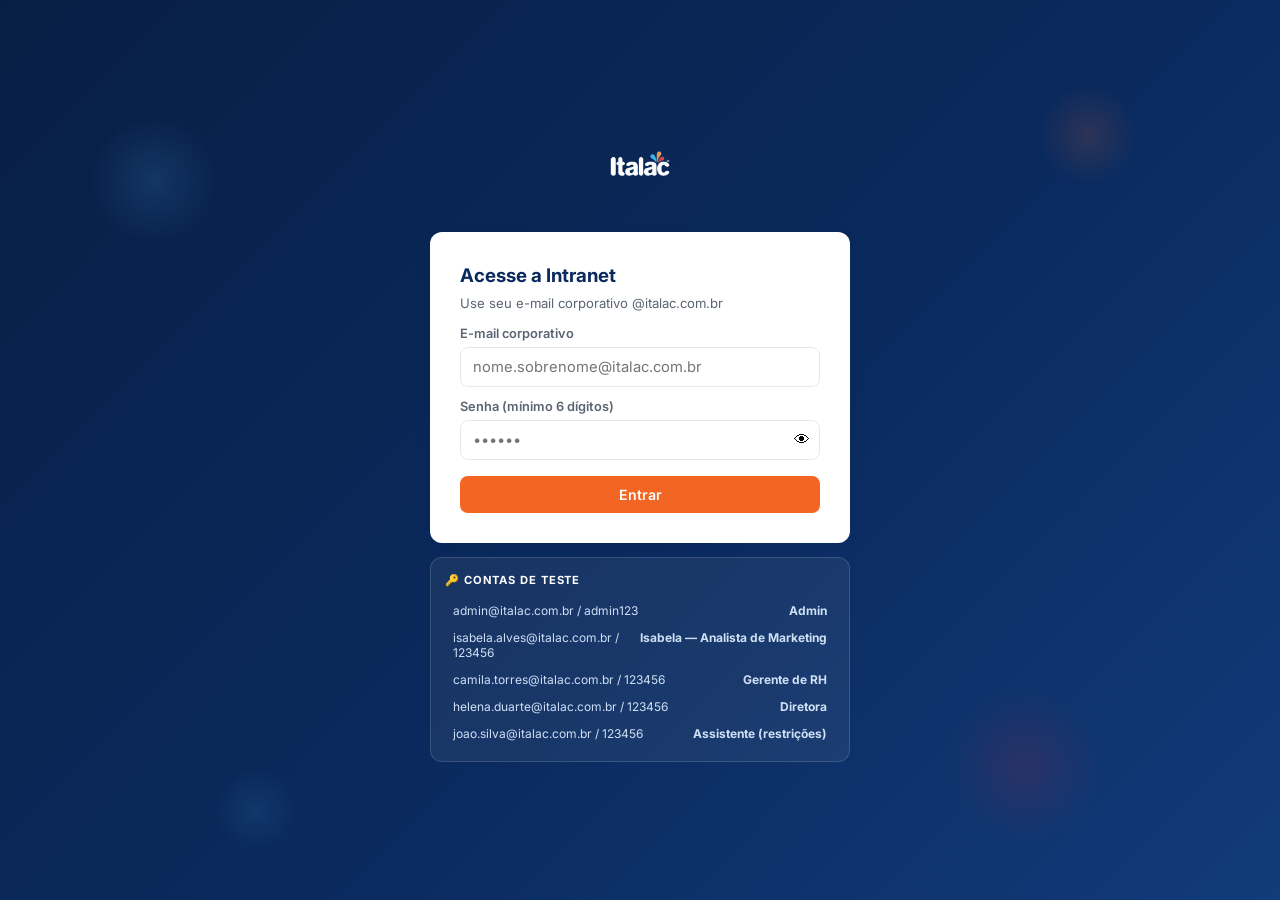
<file: intra/index.html>
<!DOCTYPE html>
<html lang="pt-BR">
<head>
<meta charset="UTF-8">
<meta name="viewport" content="width=device-width, initial-scale=1.0">
<title>Intranet Italac — Lá em casa tem.</title>
<link href="https://fonts.googleapis.com/css2?family=Inter:wght@400;500;600;700;800&display=swap" rel="stylesheet">
<link rel="stylesheet" href="style.css">
</head>
<body>

<!-- ==================== TELA DE LOGIN ==================== -->
<div id="login-screen">
  <div class="login-box">
    
    <div class="logo-wrap" id="logo-login">
      <img src="logo2.png" alt="Italac" class="logo-img">
    </div>

    <div class="card login-card">
      <h3 class="navy-text">Acesse a Intranet</h3>
      <p class="sub-text">Use seu e-mail corporativo @italac.com.br</p>
      <form id="login-form">
        <label for="login-email">E-mail corporativo</label>
        <input id="login-email" type="email" placeholder="nome.sobrenome@italac.com.br" required>

        <label for="login-pass">Senha (mínimo 6 dígitos)</label>
        <div class="pass-wrap">
          <input id="login-pass" type="password" placeholder="••••••" minlength="6" required>
          <button type="button" class="eye" onclick="togglePass()">👁</button>
        </div>

        <button type="submit" class="btn btn-primary btn-block">Entrar</button>
      </form>
      <p id="login-err" class="error-text hidden"></p>
    </div>

    <div class="test-accounts">
      <h4>🔑 Contas de teste</h4>
      <button onclick="fillLogin('admin@italac.com.br','admin123')">
        <span>admin@italac.com.br / admin123</span><b>Admin</b></button>
      <button onclick="fillLogin('isabela.alves@italac.com.br','123456')">
        <span>isabela.alves@italac.com.br / 123456</span><b>Isabela — Analista de Marketing</b></button>
      <button onclick="fillLogin('camila.torres@italac.com.br','123456')">
        <span>camila.torres@italac.com.br / 123456</span><b>Gerente de RH</b></button>
      <button onclick="fillLogin('helena.duarte@italac.com.br','123456')">
        <span>helena.duarte@italac.com.br / 123456</span><b>Diretora</b></button>
      <button onclick="fillLogin('joao.silva@italac.com.br','123456')">
        <span>joao.silva@italac.com.br / 123456</span><b>Assistente (restrições)</b></button>
    </div>
  </div>
</div>

<!-- ==================== APLICAÇÃO ==================== -->
<div id="app" class="hidden">

  <!-- Sidebar -->
  <aside class="sidebar" id="sidebar">
    <div class="logo-wrap" id="logo-side"></div>
    <nav id="nav"></nav>
    <div class="sidebar-foot">
      <div class="social-row" id="social-side"></div>
      <button class="btn btn-ghost btn-sm btn-block" onclick="startTour()">🧭 Guia da Intranet</button>
    </div>
  </aside>

  <!-- Conteúdo principal -->
  <div class="main">

    <!-- Topbar -->
    <div class="topbar">
      <button class="btn btn-ghost btn-sm" id="hamb" onclick="toggleSidebar()">☰</button>
      <div id="logo-top"></div>
      <div class="search">
        <svg width="15" height="15" viewBox="0 0 24 24" fill="none" stroke="currentColor" stroke-width="2">
          <circle cx="11" cy="11" r="8"/><path d="m21 21-4.3-4.3"/></svg>
        <input id="global-search" placeholder="Buscar documentos, pessoas, normas..."
               onkeydown="if(event.key==='Enter')doSearch()">
      </div>
      <div class="top-tools">
        <span class="clock" id="clock"></span>
        <button class="bell" onclick="showNotifs()">🔔<span class="dot" id="notif-dot"></span></button>
        <div class="menu-wrap">
          <button class="avatar-btn" id="avatar-btn"
                  onclick="document.getElementById('user-dd').classList.toggle('on')"></button>
          <div class="dropdown" id="user-dd">
            <button onclick="showPage('perfil');ddOff()">👤 Meu Perfil</button>
            <button class="danger-text" onclick="logout()">⏻ Sair</button>
          </div>
        </div>
      </div>
    </div>

    <!-- Páginas (renderizadas pelo app.js) -->
    <div class="content" id="content"></div>

    <!-- Rodapé -->
    <div class="footer-pad">
      <footer class="site" id="site-footer"></footer>
    </div>
  </div>
</div>

<!-- ==================== MODAL / TOAST / TOUR ==================== -->
<div class="modal-bg" id="modal-bg" onclick="if(event.target===this)closeModal()">
  <div class="modal" id="modal"></div>
</div>
<div id="toast-wrap"></div>
<div id="tour-overlay" class="hidden">
  <div class="tour-card">
    <div class="tour-step" id="tour-step-indicator"></div>
    <h3 id="tour-title"></h3>
    <p id="tour-desc"></p>
    <div class="tour-actions">
      <button class="btn btn-ghost btn-sm" onclick="skipTour()">Pular</button>
      <button class="btn btn-primary btn-sm" id="tour-next" onclick="nextTourStep()">Próximo</button>
    </div>
  </div>
</div>

<script src="app.js"></script>
</body>
</html>
</file>
<file: intra/style.css>
/* ============================================================
   INTRANET ITALAC — style.css
   Paleta: branco + navy #0A2A5E | laranja #F26522
           azul claro #4A9FD8 | vermelho #E52330
   ============================================================ */

:root{
  --navy:#0A2A5E;
  --navy-2:#123B7A;
  --navy-3:#1E4A96;
  --orange:#F26522;
  --sky:#4A9FD8;
  --red:#E52330;
  --ink:#373D48;
  --bg:#F4F6FA;
  --card:#FFFFFF;
  --muted:#5B6472;
  --line:#E4E8F0;
  --ok:#1BAF7A;
  --warn:#EDA100;
  --r:12px;
  --shadow:0 2px 10px rgba(10,42,94,.08);
  --shadow-lg:0 8px 30px rgba(10,42,94,.18);
  
}

*{box-sizing:border-box;margin:0;padding:0}
html,body{margin:0;padding:0}
body{
  font-family:'Inter',system-ui,-apple-system,'Segoe UI',Roboto,sans-serif;
  background:var(--bg);color:var(--ink);line-height:1.5;
  -webkit-font-smoothing:antialiased;
}
img{width:100%;display:block}
button{font-family:inherit;cursor:pointer;border:none;background:none}
a{color:var(--sky);text-decoration:none}
a:hover{text-decoration:underline}
input,select,textarea{
  font-family:inherit;font-size:.92rem;padding:10px 12px;
  border:1px solid var(--line);border-radius:8px;width:100%;background:#fff;color:var(--ink);
}
input:focus,select:focus,textarea:focus{outline:2px solid var(--sky);outline-offset:1px}
label{font-size:.8rem;font-weight:600;color:var(--muted);display:block;margin:10px 0 4px}
.hidden{display:none!important}
.navy-text{color:var(--navy)}
.danger-text{color:var(--red)}
.sub-text{font-size:.82rem;color:var(--muted)}
.error-text{color:var(--red);font-size:.8rem;margin-top:8px}

/* ---------- Botões ---------- */
.btn{
  padding:10px 16px;border-radius:8px;font-weight:600;font-size:.88rem;
  display:inline-flex;align-items:center;justify-content:center;gap:6px;
  transition:all .2s ease;color:#fff;
}
.btn:hover{filter:brightness(1.08);transform:translateY(-1px)}
.btn:active{transform:translateY(0)}
.btn-primary{background:var(--orange)}
.btn-navy{background:var(--navy)}
.btn-ghost{background:#EEF2F8;color:var(--navy); margin-left:2%;}
.btn-danger{background:var(--red)}
.btn-ok{background:var(--ok)}
.btn-sm{padding:6px 10px;font-size:.78rem}
.btn-block{width:100%}

/* ---------- Card ---------- */
.card{
  background:var(--card);
  border-radius:var(--r);
  box-shadow:var(--shadow);
  padding:20px;
  margin-top:40px;
}

/* ---------- Badges ---------- */
.badge{
  display:inline-block;padding:3px 10px;border-radius:99px;
  font-size:.66rem;font-weight:600;letter-spacing:.03em;
}
.bg-sk{background:#E3F1FB;color:#2E7CB5}
.bg-rd{background:#FCE4E6;color:var(--red)}
.bg-gr{background:#E2F6EE;color:#12855E}
.bg-gy{background:#EDF0F5;color:var(--muted)}
.bg-nv{background:#E2E8F4;color:var(--navy)}

/* ---------- Logo ITALAC ---------- */
.logo-img{
  height:38px;
  width:auto;
  display:block;
}
.sidebar .logo-img{height:34px}
#logo-top .logo-img{height:30px}
.site .logo-img{height:34px}
.logo-wrap{display:flex;justify-content:center;padding:8px 0}

 .menu-item svg,
.nav-item svg,
.svg {
  width: 18px;
  height: 18px;
  flex-shrink: 0;
  opacity: 0.85;
  transition: transform 0.2s ease, opacity 0.2s ease;
}
.menu-item:hover svg,
.nav-item:hover svg,
.svg:hover {
  transform: scale(1.08);
  opacity: 1;
}
.menu-item.active svg,
.nav-item.active svg {
  opacity: 1000;
}
/* ============================================================
   LOGIN
   ============================================================ */
#login-screen{
  position:fixed;inset:0;z-index:50;overflow:auto;
  display:flex;flex-direction:column;align-items:center;justify-content:center;
  background:linear-gradient(135deg,#081F45,#0A2A5E 55%,#123B7A);
  padding:24px;
}
#login-screen::before{
  content:"";position:fixed;inset:0;pointer-events:none;
  background:
    radial-gradient(circle 90px at 12% 20%,rgba(74,159,216,.16),transparent 70%),
    radial-gradient(circle 70px at 85% 15%,rgba(242,101,34,.15),transparent 70%),
    radial-gradient(circle 110px at 80% 85%,rgba(229,35,48,.12),transparent 70%),
    radial-gradient(circle 60px at 20% 90%,rgba(74,159,216,.12),transparent 70%);
}
.login-box{position:relative;width:420px;max-width:94vw}
.login-box .card{padding:30px}
.login-card h3{margin-bottom:4px}
#login-form .btn{margin-top:16px}
.pass-wrap{position:relative}
.pass-wrap .eye{position:absolute;right:10px;top:9px;font-size:1rem}

.test-accounts{
  margin-top:14px;border-radius:var(--r);padding:14px;
  background:rgba(255,255,255,.06);border:1px solid rgba(255,255,255,.14);
  color:#CFE0F5;
}
.test-accounts h4{
  color:#fff;font-size:.7rem;letter-spacing:.08em;
  text-transform:uppercase;margin-bottom:8px;
}
.test-accounts button{
  display:flex;justify-content:space-between;gap:8px;width:100%;
  color:#CFE0F5;padding:6px 8px;border-radius:6px;font-size:.75rem;
  text-align:left;transition:background .15s;
}
.test-accounts button:hover{background:rgba(255,255,255,.08)}
.test-accounts b{white-space:nowrap}

/* ============================================================
   SHELL — SIDEBAR / TOPBAR / CONTEÚDO
   ============================================================ */
#app{display:none}
#app.on{display:block}

.sidebar{
  position:fixed;left:0;top:0;bottom:0;width:280px;z-index:20;
  background:var(--navy);color:#D7E3F5;
  display:flex;flex-direction:column;transition:transform .3s ease;
}
.sidebar .logo-wrap{padding:22px 20px;border-bottom:1px solid rgba(255,255,255,.08)}
.sidebar nav{overflow-y:auto;flex:1;padding:8px}
.nav-item{
  display:flex;
  align-items:center;
  gap:12px;
  width:100%;
  text-align:left;
  padding:11px 20px;
  color: #e2e8f0;
  background: transparent;
  border: none;
  border-radius:10px;
  align-items: center;
  font-size: 0.88rem;
  font-weight:500;
  cursor: pointer;
  transition: all 0.2s ease;
  border-left:3px solid transparent;
  position: relative;

}
.nav-item:hover{
  background: rgba(255, 255, 255, 0.09);
      color: #ffffff;
}
.nav-item.active{
  background:#F26522;
  color:#fff;
  border-left-color:#F26522
}
.nav-item .ico{
  width:22px;
  text-align:center;
  flex-shrink:0
}
.nav-item .count-pill{
  margin-left:auto;background:var(--red);color:#fff;border-radius:99px;
  font-size:.62rem;font-weight:700;padding:1px 7px;
}
.sidebar-foot{
  margin-top:auto;padding:14px 20px;
  border-top:1px solid rgba(255,255,255,.08);
}
.social-row{display:flex;gap:10px;margin-bottom:10px}
.social-row a{
  display:flex;width:32px;height:32px;border-radius:8px;
  background:rgba(255,255,255,.1);align-items:center;justify-content:center;
  transition:all .2s;
}
.social-row a:hover{background:var(--orange);transform:translateY(-2px)}
.social-row svg{width:16px;height:16px;fill:#fff}

.main{margin-left:280px;min-height:100vh;display:flex;flex-direction:column}

/* ---------- Topbar ---------- */
.topbar{
  position:sticky;top:0;z-index:15;
  background:#fff;border-bottom:1px solid var(--line);
  display:flex;align-items:center;gap:14px;padding:10px 24px;
}
.search{flex:1;max-width:420px;position:relative}
.search input{padding-left:34px;background:var(--bg)}
.search svg{position:absolute;left:10px;top:11px;color:var(--muted);pointer-events:none}
.top-tools{margin-left:auto;display:flex;align-items:center;gap:14px}
.clock{
  font-size:.8rem;font-weight:600;color:var(--muted);
  font-variant-numeric:tabular-nums;white-space:nowrap;
}
.bell{
  position:relative;width:38px;height:38px;border-radius:50%;
  background:#EEF2F8;display:flex;align-items:center;justify-content:center;
  transition:background .2s;
}
.bell:hover{background:#E1E8F3}
.bell .dot{
  position:absolute;top:2px;right:2px;min-width:16px;height:16px;
  border-radius:99px;background:var(--red);color:#fff;
  font-size:.6rem;font-weight:700;display:none;align-items:center;justify-content:center;
  padding:0 4px;
}
.bell .dot.on{display:flex}
.menu-wrap{position:relative}
.avatar-btn{
  width:40px;height:40px;border-radius:50%;
  background:var(--navy);color:#fff;font-weight:700;font-size:.8rem;
  transition:transform .15s;
}
.avatar-btn:hover{transform:scale(1.06)}
.dropdown{
  display:none;position:absolute;right:0;top:48px;z-index:30;
  background:#fff;border-radius:10px;box-shadow:var(--shadow-lg);
  min-width:180px;overflow:hidden;
}
.dropdown.on{display:block}
.dropdown button{
  display:block;width:100%;text-align:left;padding:11px 16px;
  font-size:.85rem;transition:background .15s;
}
.dropdown button:hover{background:var(--bg)}

/* ---------- Conteúdo ---------- */
.content{padding:24px;max-width:1240px;width:100%;margin:0 auto;flex:1}
.page{display:none}
.page.on{display:block;animation:fadeUp .25s ease}
.footer-pad{padding:0 24px}
.site{
  margin:0 0 28px;padding:26px 24px;border-radius:14px;
  background:var(--navy);color:#B9CBE8;font-size:.8rem;
  display:flex;gap:20px;align-items:center;flex-wrap:wrap;
  max-width:1192px;margin-left:auto;margin-right:auto;
}
.site .social-row{margin:0}
.site .social-row a{background:rgba(255,255,255,.12)}

@keyframes fadeUp{from{opacity:0;transform:translateY(6px)}to{opacity:1;transform:none}}

/* ---------- Títulos de seção ---------- */


h2.sec{
  font-size:1.05rem;
  font-weight:700;
  color:var(--navy);
  margin:0px 0px 12px;
  display:flex;
  align-items:left;
  gap:10px;
}


/* ---------- Hero ---------- */
.hero{
  background: linear-gradient(135deg, #0A2A5E 0%, #154388 65%, #F26522 170%);
  color:#fff;border-radius:16px;padding:28px;box-shadow:var(--shadow);
}

.hero h1{font-size:1.5rem}
.hero p{color:#B9CBE8;margin-top:4px;font-size:.9rem}

/* ---------- Grid de destaque / aniversariantes ---------- */
.grid2{
  display:grid;
  grid-template-columns:1.9fr 1.2fr;
  gap:10px;
  align-items:start
}
@media(max-width:980px)
{.grid2{grid-template-columns:1fr}
}

.gridcomunic{
  width:100%;
  display:grid;
  grid-template-columns:repeat(3, 1fr);
  gap:20px;
}
@media(max-width:1100px){ .gridcomunic{ grid-template-columns:repeat(2, 1fr); } }
@media(max-width:640px){ .gridcomunic{ grid-template-columns:1fr; } }
.deps-grid{
  display:grid;
  grid-template-columns:1fr 1fr;
  gap:18px;
  align-items:start;
}
@media(max-width:900px){
  .deps-grid{grid-template-columns:1fr}
}
.feat,
.feat-comunicacao{
  background:#fff;
  border:none;
  border-radius:12px;
  margin:0;
  overflow:hidden;
  display:flex;
  flex-direction:column;
  height:100%;
  box-shadow:0 2px 10px rgba(10,42,94,.08);
  transition:transform .25s ease, box-shadow .25s ease;
}
.feat:hover,
.feat-comunicacao:hover{
  transform:translateY(-3px);
  box-shadow:0 8px 22px rgba(10,42,94,.14);
}

.feat img,
.feat-comunicacao img{
  width:100%;
  height:160px;
  object-fit:cover;
  display:block;
  margin:0;
  padding:0;
  border:none;
  border-radius:0;
}
.feat-body{
  flex:1;
  flex-direction:column;
  padding:14px 16px 16px;
  min-height:0;
}
.feat-body h4,
.feat-comunicacao h4{
  color:var(--navy);
  font-size:.95rem;
  margin:6px 0 4px;
  display:-webkit-box;
  -webkit-line-clamp:2;
  -webkit-box-orient:vertical;
  overflow:hidden;
  min-height:2.4em;
}
.feat-body p,
.feat-comunicacao p{
  font-size:.82rem;
  color:var(--muted);
  margin:0 0 10px;
  display:-webkit-box;
  -webkit-line-clamp:3;
  -webkit-box-orient:vertical;
  overflow:hidden;
}
.feat-body .btn{ margin-top:auto; }
.feat-comunicacao.destacada{
  border:2px solid var(--orange);
  box-shadow:0 0 0 1px rgba(242,101,34,.25), 0 6px 18px rgba(242,101,34,.15);
}
.meta{
  font-size:.7rem;
  color:var(--muted);
  font-weight:600;
}
    .slogan-pill {
      display: inline-block;
      background: rgba(241, 241, 241, 0.15);
      backdrop-filter: blur(4px);
      padding: 4px 12px;
      border-radius: 20px;
      font-size: 0.78rem;
      font-weight: 600;
      color: rgb(84, 198, 243);
      margin-top: 12px;
      border: 1px solid rgba(234, 235, 236, 0.281);
    }
    
/* ---------- Aniversariantes ---------- */
.bday{display:flex;align-items:center;gap:10px;padding:9px 0;border-bottom:1px solid var(--line)}
.bday:last-child{border:none}
.mini-av{
  width:36px;height:36px;border-radius:50%;flex-shrink:0;
  background:var(--sky);color:#fff;display:flex;align-items:center;
  justify-content:center;font-weight:700;font-size:.75rem;
}
.bday .d{margin-left:auto;font-weight:700;color:var(--orange);font-size:.8rem}

/* ---------- Departamentos de documentos ---------- */
.dep{margin-bottom:18px}
.dep-h{
  display:flex;align-items:center;gap:10px;flex-wrap:wrap;
  justify-content:space-between;background:var(--navy);color:#fff;
  padding:12px 16px;border-radius:var(--r) var(--r) 0 0;
  font-weight:700;font-size:.9rem;
}
.dep-b{
  background:#fff;border:1px solid var(--line);border-top:0;
  border-radius:0 0 var(--r) var(--r);overflow:hidden;
}
.doc-item{
  display:flex;align-items:center;gap:10px;flex-wrap:wrap;
  padding:11px 16px;border-bottom:1px solid var(--line);font-size:.86rem;
  transition:background .15s;
}
.doc-item:last-child{border:none}
.doc-item:hover{background:#FAFBFE}
.grow{flex:1;min-width:140px}
.lock{color:var(--warn)}
.doc-size{font-size:.72rem;color:var(--muted)}
.train-head{display:flex;align-items:center;justify-content:space-between;gap:12px;flex-wrap:wrap;margin-bottom:16px}
.train-title{display:flex;align-items:center;gap:12px}
.train-title h2{margin:0;color:var(--navy);font-size:1.25rem}
.train-actions{display:flex;gap:8px;flex-wrap:wrap}
.train-filters{
  display:flex;align-items:center;gap:22px;flex-wrap:wrap;
  background:#fff;border:1px solid var(--line);border-radius:10px;
  padding:12px 16px;margin-bottom:18px;
  box-shadow:0 2px 8px rgba(10,42,94,.06);
}
.train-filter{display:flex;align-items:center;gap:8px}
.train-filter label{
  font-size:.82rem;font-weight:700;color:var(--navy);white-space:nowrap;
}
.train-filter select{
  border:1px solid var(--line);border-radius:8px;padding:8px 12px;
  font-size:.82rem;font-weight:600;color:var(--navy);background:#fff;
  appearance:auto;cursor:pointer;
}
.train-filter select:focus{outline:none;border-color:var(--sky)}

.train-grid{display:grid;grid-template-columns:repeat(3,1fr);gap:18px}
@media(max-width:1100px){.train-grid{grid-template-columns:repeat(2,1fr)}}
@media(max-width:640px){.train-grid{grid-template-columns:1fr}}
.train-card{background:#fff;border-radius:12px;overflow:hidden;display:flex;flex-direction:column;height:100%;box-shadow:0 2px 10px rgba(10,42,94,.08);transition:transform .25s ease, box-shadow .25s ease}
.train-card:hover{transform:translateY(-3px);box-shadow:0 8px 22px rgba(10,42,94,.14)}
.train-media{position:relative;height:140px;display:flex;align-items:center;justify-content:center;background:linear-gradient(135deg,var(--navy),var(--sky))}
.train-emoji{font-size:3rem}
.train-badge{position:absolute;top:10px;left:10px;background:#fd5000;color:#fff;font-size:.68rem;font-weight:700;padding:4px 10px;border-radius:99px;letter-spacing:.4px}
.train-body{padding:14px 16px 16px;display:flex;flex-direction:column;flex:1}
.train-meta{font-size:.7rem;color:var(--muted);font-weight:600}
.train-body h4{color:var(--navy);font-size:.95rem;margin:6px 0 4px;display:-webkit-box;-webkit-line-clamp:2;-webkit-box-orient:vertical;overflow:hidden;min-height:2.4em}
.train-body p{font-size:.82rem;color:var(--muted);margin:0 0 8px;display:-webkit-box;-webkit-line-clamp:3;-webkit-box-orient:vertical;overflow:hidden}
.train-btn{margin-top:auto}
/* ---------- Abas / filtros ---------- */
.tabs{display:flex;gap:8px;flex-wrap:wrap;margin-bottom:16px}
.tab{
  padding:8px 16px;border-radius:99px;background:#fff;
  border:1px solid var(--line);font-size:.82rem;font-weight:600;
  color:var(--muted);transition:all .2s;
}
.tab:hover{border-color:var(--sky);color:var(--navy)}
.tab.active{background:var(--navy);color:#fff;border-color:var(--navy)}

/* ---------- Tabelas ---------- */
.tbl{width:100%;border-collapse:collapse;font-size:.82rem;background:#fff;border-radius:10px;overflow:hidden}
.tbl th{background:var(--navy);color:#fff;text-align:left;padding:10px 12px;white-space:nowrap}
.tbl td{padding:10px 12px;border-bottom:1px solid var(--line);vertical-align:middle}
.tbl tr:hover td{background:#FAFBFE}
.tools-row{display:flex;gap:10px;align-items:center;flex-wrap:wrap;margin-bottom:14px}

/* ---------- Status (ocorrências / vagas / solicitações) ---------- */
.st-pendente{color:var(--warn);font-weight:700}
.st-gerente{color:var(--sky);font-weight:700}
.st-rh{color:var(--ok);font-weight:700}
.st-recusado{color:var(--red);font-weight:700}

/* ---------- Timeline (História) ---------- */
.timeline{border-left:3px solid var(--line);margin-left:8px;padding-left:22px}
.tl-item{margin-bottom:18px;position:relative}
.tl-item::before{
  content:"";position:absolute;left:-29px;top:4px;
  width:12px;height:12px;border-radius:50%;
  background:var(--orange);border:3px solid #fff;box-shadow:0 0 0 2px var(--orange);
}
.tl-year{font-weight:700;color:var(--navy);font-size:.88rem;margin-bottom:2px}

/* ---------- Org chart ---------- */
.factory-btn{
  padding:8px 18px;border-radius:99px;border:1px solid var(--line);
  background:#fff;font-weight:600;font-size:.82rem;transition:all .2s;
}
.factory-btn:hover{border-color:var(--sky)}
.factory-btn.active{background:var(--navy);color:#fff;border-color:var(--navy)}
.org{
  background:#fff;border:1px solid var(--line);border-radius:10px;
  padding:12px 16px;display:inline-block;margin:4px;
  box-shadow:var(--shadow);text-align:center;vertical-align:top;
}
.org .r{font-size:.72rem;color:var(--muted)}
.org-row{display:flex;gap:6px;justify-content:center;flex-wrap:wrap}
.vline{width:2px;height:18px;background:var(--navy);margin:0 auto}

/* ---------- Contadores / estatísticas ---------- */
.countup{font-size:2rem;font-weight:800;color:var(--navy)}

/* ---------- Perfil ---------- */
.profile-rows .prow{
  display:flex;justify-content:space-between;gap:12px;
  padding:9px 0;border-bottom:1px solid var(--line);font-size:.86rem;
}
.profile-rows .prow:last-child{border:none}
.profile-rows .plabel{color:var(--muted);font-weight:600}

/* ---------- Modal ---------- */
.modal-bg{
  display:none;position:fixed;inset:0;z-index:60;
  background:rgba(8,20,45,.55);
  align-items:center;justify-content:center;padding:16px;
}
.modal-bg.on{display:flex}
.modal{
  background:#fff;border-radius:14px;width:600px;max-width:96vw;
  max-height:88vh;overflow:auto;padding:24px;animation:fadeUp .2s ease;
}
.modal h3{color:var(--navy);margin-bottom:6px}
.modal .x{
  float:right;width:32px;height:32px;border-radius:50%;
  background:#EEF2F8;font-weight:700;
}
.modal .x:hover{background:#E1E8F3}
.access-row{
  display:flex;justify-content:space-between;gap:8px;align-items:center;
  padding:6px 0;border-bottom:1px solid var(--line);font-size:.82rem;
}

/* ---------- Toast ---------- */
#toast-wrap{
  position:fixed;bottom:20px;right:20px;z-index:99;
  display:flex;flex-direction:column;gap:8px;
}
.toast{
  background:#fff;border-left:4px solid var(--sky);
  box-shadow:0 6px 20px rgba(0,0,0,.18);border-radius:8px;
  padding:12px 18px;font-size:.85rem;max-width:340px;
  animation:fadeUp .2s ease;
}
.toast.ok{border-color:var(--ok)}
.toast.err{border-color:var(--red)}
.toast.warn{border-color:var(--warn)}

/* ---------- Tour de boas-vindas ---------- */
#tour-overlay{
  position:fixed;inset:0;z-index:70;
  background:rgba(8,20,45,.55);
  display:flex;align-items:center;justify-content:center;padding:16px;
}
.tour-card{
  background:#fff;border-radius:14px;width:420px;max-width:94vw;
  padding:26px;box-shadow:var(--shadow-lg);animation:fadeUp .25s ease;
}
.tour-step{
  display:inline-block;background:#FEEDE3;color:var(--orange);
  border-radius:99px;padding:3px 12px;font-size:.7rem;font-weight:700;
  margin-bottom:10px;
}
.tour-card h3{color:var(--navy);margin-bottom:6px}
.tour-card p{font-size:.88rem;color:var(--muted)}
.tour-actions{display:flex;justify-content:space-between;margin-top:18px}

/* ---------- Responsivo ---------- */
#hamb{display:none}
@media(max-width:900px){
  .sidebar{transform:translateX(-100%)}
  .sidebar.open{transform:none}
  .main{margin-left:0}
  #hamb{display:inline-flex}
  .clock{display:none}
  .content{padding:16px}
}
@media(max-width:560px){
  .login-box .card{padding:22px}
  .hero{padding:20px}
  .hero h1{font-size:1.2rem}
  .topbar{padding:8px 14px;gap:8px}
}

/* ---------- Acessibilidade ---------- */
@media(prefers-reduced-motion:reduce){
  *{animation:none!important;transition:none!important}
}
.train-head{display:flex;align-items:center;justify-content:space-between;gap:12px;flex-wrap:wrap;margin-bottom:16px}
.train-title{display:flex;align-items:center;gap:12px}
.train-title h2{margin:0;color:var(--navy);font-size:1.25rem}
.train-accent{width:4px;height:18px;background:#fd5000;border-radius:3px;display:inline-block}
.train-actions{display:flex;gap:8px;flex-wrap:wrap}
.train-filters{display:flex;gap:10px;flex-wrap:wrap;background:#fff;border:1px solid var(--line);border-radius:10px;padding:10px 14px;margin-bottom:18px;box-shadow:0 2px 8px rgba(10,42,94,.06)}
.train-filters select{border:1px solid var(--line);border-radius:8px;padding:8px 12px;font-size:.82rem;font-weight:600;color:var(--navy);background:#fff}
.train-grid{display:grid;grid-template-columns:repeat(3,1fr);gap:18px}
@media(max-width:1100px){.train-grid{grid-template-columns:repeat(2,1fr)}}
@media(max-width:640px){.train-grid{grid-template-columns:1fr}}
.train-card{background:#fff;border-radius:12px;overflow:hidden;display:flex;flex-direction:column;height:100%;box-shadow:0 2px 10px rgba(10,42,94,.08);transition:transform .25s ease, box-shadow .25s ease}
.train-card:hover{transform:translateY(-3px);box-shadow:0 8px 22px rgba(10,42,94,.14)}
.train-media{position:relative;height:140px;display:flex;align-items:center;justify-content:center;background:linear-gradient(135deg,var(--navy),var(--sky))}
.train-emoji{font-size:3rem}
.train-badge{position:absolute;top:10px;left:10px;background:#fd5000;color:#fff;font-size:.68rem;font-weight:700;padding:4px 10px;border-radius:99px;letter-spacing:.4px}
.train-body{padding:14px 16px 16px;display:flex;flex-direction:column;flex:1}
.train-meta{font-size:.7rem;color:var(--muted);font-weight:600}
.train-body h4{color:var(--navy);font-size:.95rem;margin:6px 0 4px;display:-webkit-box;-webkit-line-clamp:2;-webkit-box-orient:vertical;overflow:hidden;min-height:2.4em}
.train-body p{font-size:.82rem;color:var(--muted);margin:0 0 8px;display:-webkit-box;-webkit-line-clamp:3;-webkit-box-orient:vertical;overflow:hidden}
.train-btn{margin-top:auto}
.train-actions-card{
  margin-top:auto;
  display:flex;gap:8px;flex-wrap:wrap;align-items:center;
}
.train-actions-card .train-btn{margin-top:0}
.rh-card{
  background:#fff;border:1px solid var(--line);border-radius:14px;
  padding:20px;display:flex;flex-direction:column;
  box-shadow:0 2px 10px rgba(10,42,94,.06);
}
.rh-icon{
  width:46px;height:46px;border-radius:12px;
  display:flex;align-items:center;justify-content:center;
  font-size:1.3rem;margin-bottom:14px;
}
.rh-card h4{color:var(--navy);font-weight:700;font-size:1rem;margin:0 0 6px}
.rh-card p{color:var(--muted);font-size:.84rem;margin:0 0 16px}
.btn-dark{
  background:#111;color:#fff;border:none;border-radius:8px;
  padding:8px 16px;font-size:.82rem;font-weight:600;cursor:pointer;

}
.btn-dark:hover{background:#000}
.occ-dados{
  display:flex;flex-wrap:wrap;gap:8px 18px;
  background:#F4F7FB;border:1px solid var(--line);border-radius:8px;
  padding:10px 14px;margin-top:8px;font-size:.82rem;color:var(--navy);
}
.idea-head{display:flex;align-items:center;justify-content:space-between;gap:12px;flex-wrap:wrap;margin-bottom:16px}
.idea-title{display:flex;align-items:center;gap:12px}
.idea-title h2{margin:0;color:var(--navy);font-size:1.25rem}
.idea-accent{width:5px;height:30px;background:#fd5000;border-radius:3px;display:inline-block}
.idea-count{background:#fff;border:1px solid var(--line);border-radius:99px;padding:6px 14px;font-size:.78rem;font-weight:700;color:var(--navy)}
.idea-form{padding:18px}
.idea-form-head{display:flex;align-items:center;gap:12px}
.idea-grid{display:grid;grid-template-columns:repeat(3,1fr);gap:16px}
@media(max-width:1100px){.idea-grid{grid-template-columns:repeat(2,1fr)}}
@media(max-width:640px){.idea-grid{grid-template-columns:1fr}}
.idea-card{
  background:#fff;border:1px solid var(--line);border-radius:12px;
  padding:16px;display:flex;flex-direction:column;
  box-shadow:0 2px 8px rgba(10,42,94,.06);transition:transform .2s ease, box-shadow .2s ease;
}
.idea-card:hover{transform:translateY(-2px);box-shadow:0 6px 16px rgba(10,42,94,.12)}
.idea-top{display:flex;gap:6px;flex-wrap:wrap;margin-bottom:10px}
.idea-card h4{color:var(--navy);font-size:.95rem;margin:0 0 6px}
.idea-card p{color:var(--muted);font-size:.82rem;margin:0 0 12px;flex:1}
.idea-foot{display:flex;justify-content:space-between;gap:8px;flex-wrap:wrap;border-top:1px solid var(--line);padding-top:10px}
.idea-empty{
  grid-column:1/-1;background:#fff;border:1px dashed var(--line);border-radius:12px;
  padding:36px;text-align:center;color:var(--muted);
}
.idea-empty span{font-size:2rem;display:block;margin-bottom:8px}
.idea-empty p{margin:0;font-size:.9rem}
.vagas-head{display:flex;align-items:center;justify-content:space-between;gap:12px;flex-wrap:wrap;margin-bottom:4px}
.vagas-title{display:flex;align-items:center;gap:12px}
.vagas-title h2{margin:0;color:var(--navy);font-size:1.25rem}
.vagas-accent{width:5px;height:30px;background:#fd5000;border-radius:3px;display:inline-block}
.vagas-count{background:#fff;border:1px solid var(--line);border-radius:99px;padding:6px 14px;font-size:.78rem;font-weight:700;color:var(--navy)}
.vagas-grid{display:grid;grid-template-columns:repeat(3,1fr);gap:16px}
@media(max-width:1100px){.vagas-grid{grid-template-columns:repeat(2,1fr)}}
@media(max-width:640px){.vagas-grid{grid-template-columns:1fr}}
.vaga-card{
  background:#fff;border:1px solid var(--line);border-radius:12px;padding:16px;
  display:flex;flex-direction:column;height:100%;
  box-shadow:0 2px 8px rgba(10,42,94,.06);
  transition:transform .2s ease, box-shadow .2s ease;
}
.vaga-card:hover{transform:translateY(-2px);box-shadow:0 6px 16px rgba(10,42,94,.12)}
.vaga-top{display:flex;align-items:center;justify-content:space-between;gap:8px;flex-wrap:wrap;margin-bottom:10px}
.vaga-badge{background:var(--sky);color:#fff;font-size:.68rem;font-weight:700;padding:4px 10px;border-radius:99px;letter-spacing:.3px}
.vaga-deadline{font-size:.7rem;color:var(--muted);font-weight:600}
.vaga-card h4{color:var(--navy);font-size:.95rem;margin:0 0 4px}
.vaga-loc{color:#fd5000;font-size:.78rem;font-weight:700;margin-bottom:8px}
.vaga-desc{color:var(--muted);font-size:.82rem;margin:0 0 10px;display:-webkit-box;-webkit-line-clamp:2;-webkit-box-orient:vertical;overflow:hidden}
.vaga-req{font-size:.8rem;color:#444;background:#F7F9FC;border-radius:8px;padding:10px 12px;margin-bottom:14px;flex:1;line-height:1.5}
.vaga-btn{margin-top:auto;border-radius:8px}
.vaga-empty{
  grid-column:1/-1;background:#fff;border:1px dashed var(--line);border-radius:12px;
  padding:36px;text-align:center;color:var(--muted);
}
.vaga-empty span{font-size:2rem;display:block;margin-bottom:8px}
.vaga-empty p{margin:0;font-size:.9rem}
.ferr-head{display:flex;align-items:center;justify-content:space-between;gap:12px;flex-wrap:wrap;margin-bottom:4px}
.ferr-title{display:flex;align-items:center;gap:12px}
.ferr-title h2{margin:0;color:#1e293b;font-size:1.25rem;font-weight:700}
.ferr-accent{width:5px;height:30px;background:#f97316;border-radius:3px;display:inline-block}
.ferr-count{background:#fff;border:1px solid #e5e9f0;border-radius:99px;padding:6px 14px;font-size:.78rem;font-weight:700;color:#1e293b}

.ferr-feat{
  display:flex;gap:16px;align-items:flex-start;flex-wrap:wrap;
  background:linear-gradient(135deg,#fff7ef 0%,#ffffff 60%);
  border:2px solid #f97316;border-radius:12px;padding:20px;
  box-shadow:0 4px 16px rgba(249,115,22,.12);margin-top:16px;
}
.ferr-feat-icon{
  width:52px;height:52px;border-radius:12px;background:#fff;border:1px solid #fde3d0;
  display:flex;align-items:center;justify-content:center;font-size:1.5rem;flex-shrink:0;
}
.ferr-feat-body{flex:1;min-width:220px}
.ferr-feat-top{display:flex;align-items:center;gap:10px;flex-wrap:wrap}
.ferr-feat-top h4{color:#1e293b;font-size:1.05rem;font-weight:700;margin:0}
.ferr-novo{background:#dc2626;color:#fff;font-size:.62rem;font-weight:800;padding:3px 8px;border-radius:99px;letter-spacing:.5px}
.ferr-feat-body p{color:#64748b;font-size:.85rem;margin:8px 0 16px}
.ferr-feat-actions{display:flex;align-items:center;gap:16px;flex-wrap:wrap}
.btn-orange{
  background:#f97316;color:#fff;border:none;border-radius:8px;
  padding:9px 18px;font-size:.8rem;font-weight:600;cursor:pointer;
  transition:background .2s ease;
}
.btn-orange:hover{background:#ea6a0b}
.btn-manual{
  background:transparent;border:none;color:#f97316;
  font-size:.8rem;font-weight:600;cursor:pointer;padding:8px 4px;
}
.btn-manual:hover{text-decoration:underline}

.ferr-pills{display:flex;gap:8px;flex-wrap:wrap;margin-top:16px}
.ferr-pill{
  border:1px solid #e5e9f0;background:transparent;color:#1e293b;
  border-radius:99px;padding:7px 16px;font-size:.78rem;font-weight:600;cursor:pointer;
  transition:all .2s ease;
}
.ferr-pill:hover{border-color:#f97316;color:#f97316}
.ferr-pill.active{background:#1e293b;color:#fff;border-color:#1e293b}

.ferr-grid{display:grid;grid-template-columns:repeat(3,1fr);gap:16px;margin-top:18px}
@media(max-width:1100px){.ferr-grid{grid-template-columns:repeat(2,1fr)}}
@media(max-width:640px){.ferr-grid{grid-template-columns:1fr}}
.ferr-card{
  background:#fff;border:1px solid #eef1f6;border-radius:12px;padding:18px;
  display:flex;flex-direction:column;align-items:flex-start;
  box-shadow:0 2px 10px rgba(30,41,59,.06);transition:transform .2s ease, box-shadow .2s ease;
}
.ferr-card:hover{transform:translateY(-2px);box-shadow:0 6px 18px rgba(30,41,59,.10)}
.ferr-icon{
  width:44px;height:44px;border-radius:10px;background:#f1f5f9;
  display:flex;align-items:center;justify-content:center;font-size:1.2rem;margin-bottom:12px;
}
.ferr-card h4{color:#1e293b;font-size:.95rem;font-weight:700;margin:0 0 4px}
.ferr-card p{color:#64748b;font-size:.8rem;margin:0 0 10px;flex:1}
.ferr-tag{
  background:#f8fafc;border:1px solid #e5e9f0;color:#1e293b;
  font-size:.64rem;font-weight:600;padding:2px 10px;border-radius:99px;margin-bottom:14px;
}
.ferr-card-actions{margin-top:auto;display:flex;align-items:center;gap:14px;width:100%}
.btn-navy-block{
  background:#1e293b;color:#fff;border:none;border-radius:8px;
  padding:9px 16px;font-size:.8rem;font-weight:600;cursor:pointer;flex:1;text-align:center;
  transition:background .2s ease;
}
.btn-navy-block:hover{background:#0f172a}
.ferr-card-actions .btn-manual{flex:0 0 auto}

.card-his{
  background:var(--card);
  border-radius:var(--r);
  box-shadow:var(--shadow);
  padding:20px;

}

.train-accent-des{
  width:4px;
  height:18px;
  background:#fd5000;
  border-radius:3px;
  margin-top: 3px;
}
</file>
